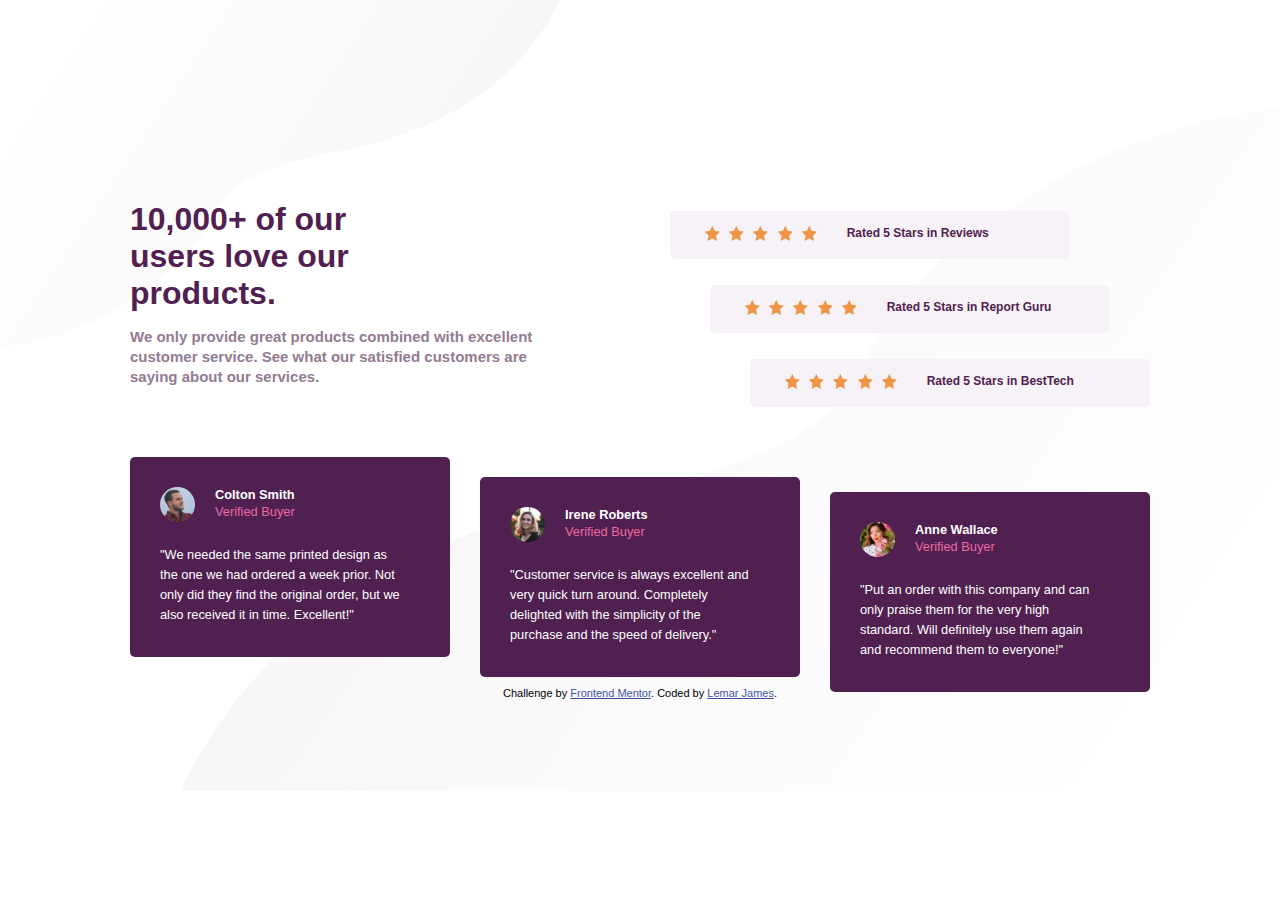
<file: index.html>
<!DOCTYPE html>
<html lang="en">
  <head>
    <meta charset="UTF-8" />
    <meta name="viewport" content="width=device-width, initial-scale=1.0" />
    <link rel="icon"  type="image/png" sizes="32x32" href="./images/favicon-32x32.png"/>
    <link rel="stylesheet"  href="style.css">
    <title>Frontend Mentor | Social proof section</title>
    
  </head>
  <body>
    <div class="main__container">
      <div class="top__container">
        <div class="datainfo">
          <h1>
            10,000+ of our users love our products.        
         </h1> 
          <p>
            We only provide great products combined with excellent customer service.
            See what our satisfied customers are saying about our services.
          </p>
        </div>

        <div class="stars-three">
          <div class="star--container firststar">
             <div>
                <img src="/images/icon-star.svg" alt="">
                <img src="/images/icon-star.svg" alt="">
                <img src="/images/icon-star.svg" alt="">
                <img src="/images/icon-star.svg" alt="">
                <img class="backstar" src="/images/icon-star.svg" alt=""> 
                 
             </div>    
             <p>Rated 5 Stars in Reviews</p>    
             
          </div>
          <div class="star--container secondstar">
            <div>
              <img src="/images/icon-star.svg" alt="">
              <img src="/images/icon-star.svg" alt="">
              <img src="/images/icon-star.svg" alt="">
              <img src="/images/icon-star.svg" alt="">
              <img class="backstar" src="/images/icon-star.svg" alt="">
            </div>
            
            
            <p>Rated 5 Stars in Report Guru</p>
              
          </div>
          <div class="star--container thirdstar">
                <div>
                  <img src="/images/icon-star.svg" alt="">
                  <img src="/images/icon-star.svg" alt="">
                  <img src="/images/icon-star.svg" alt="">
                  <img src="/images/icon-star.svg" alt="">
                  <img class="backstar" src="/images/icon-star.svg" alt="">

                </div>

             
              <p>Rated 5 Stars in BestTech</p>               
          </div>
        </div>      
      </div>
      <div class="bottom__container">
        <div class="bcontainer" id="pinfo">

          <div class="header-info">
            <div><img src="/images/image-colton.jpg" alt=""></div>
            <div>
              <h4>Colton Smith </h4>
              <p>Verified Buyer</p>
            </div>              
          </div>                      
          <p>
            "We needed the same printed design as the one we had ordered a week prior.
            Not only did they find the original order, but we also received it in time.
            Excellent!"
          </p>                    
        </div>

        <div class="bcontainer secondbox" id="pinfo">
          <div class="header-info">
            <div><img src="/images/image-irene.jpg" alt=""></div>
            <div>
              <h4>Irene Roberts </h4>
              <p>Verified Buyer</p>
            </div>        
            
          </div>
          <p>
              "Customer service is always excellent and very quick turn around. Completely
            delighted with the simplicity of the purchase and the speed of delivery."
          </p>       
          
        </div>                
        <div class="bcontainer thirdbox">
          <div class="header-info">
            <div><img src="/images/image-anne.jpg" alt=""></div>
            <div>
              <h4>Anne Wallace  </h4>
              <p>Verified Buyer</p>
            </div>        
            
          </div>    
          <p>
            "Put an order with this company and can only praise them for the very high
             standard. Will definitely use them again and recommend them to everyone!"
          </p>                         
        </div>
      </div>                       
    </div>
    

    <div class="attribution">
      Challenge by
      <a href="https://www.frontendmentor.io?ref=challenge" target="_blank"
        >Frontend Mentor</a
      >. Coded by <a href="https://github.com/Lenimatic">Lemar James</a>.
    </div>
  </body>
</html>
</file>
<file: style.css>
@import url(https://fonts.google.com/specimen/League+Spartan);

:root {
  --verydark-Magenta: hsl(300, 43%, 22%);
  --softpink: hsl(333, 80%, 67%);
  --white: hsl(0, 0%, 100%);
  --lightGrayish-Magenta: hsl(300, 24%, 96%);
  --darkGrayish-Magenta: hsl(303, 10%, 53%);
}

* {
  padding: 0;
  margin: 0;
  box-sizing: border-box;
  font-family: 'League Spartan', sans-serif;
  
}

html {
  background-image: url(/images/bg-pattern-top-mobile.svg);
  background-repeat: no-repeat;
  background-size: 560px;  
}

body {
  min-height: 100vh;
  display: flex;
  flex-direction: column;
  align-items: center;
  justify-content: center;
  font-size: 15px; 
  background-image: url(/images/bg-pattern-bottom-desktop.svg);
  background-repeat: no-repeat; 
  background-position: right; 
  background-size: 1100px;
}

/* Top section */

.top__container {
  display: flex;
  justify-content: space-between; 
  
}

.datainfo h1 {
  width: 255px;
  font-weight: 900;
  margin-bottom: 15px;
  color: var(--verydark-Magenta);
  font-size: 2rem;
}

.datainfo p {
  width: 410px;
  margin-bottom: 70px;
  line-height: 20px;
  color: var(--darkGrayish-Magenta);
  font-weight: bold;
}

.stars-three .star--container {
  background-color: var(--lightGrayish-Magenta);
  padding: 15px 0px 15px 35px;
  
}

.stars-three {
  width: 500px;
  display: flex;
  flex-direction: column;
  align-items: end;
}

.star--container {
  color: var(--verydark-Magenta);
  font-weight: 700;
  margin-top: 10px;
  margin-bottom: 16px;
  border-radius: 5px;
  width: 400px;
  display: flex;
}

.star--container p {
  font-size: 12px;
  font-weight: bolder;
  background-color: var(--lightGrayish-Magenta);
  color: hsl(300, 43%, 22%);
  width: 200px;
}
.star--container img {
  margin-right: 5px;
  height: 15px;
  width: 15px;
  place-items: center;
  
}

.firststar {
  margin-right: 80px;
}

.secondstar {
  margin-right: 40px;
}

.star--container .backstar {
  margin-right: 30px;
}

/* Top section */

/* Bottom section */

.bottom__container  {
  display: grid;
  grid-template-columns: repeat(3, 320px);
  grid-template-rows: 200px;
  gap: 30px;
  margin-bottom: 30px;
}

.bcontainer {
  padding: 30px;
  color: var(--white);
  background-color: var(--verydark-Magenta);
  border-radius: 5px;
  width: 320px;
  height: 200px;
} 

.secondbox {
  margin-top: 20px;
}

.thirdbox {
  margin-top: 35px;
}

.bcontainer img {
  height: 35px;
  width: 35px;
  border-radius: 50%;
  border: none;
  margin-right: 20px;
  margin-bottom: 20px;
}


.header-info {
  display: flex;
  font-size: 0.8rem;
}

.header-info p {
  color: var(--softpink); 
  
}

.bcontainer p {
  line-height: 20px;
  width: 240px;
  font-size: 0.8rem;
}

.attribution {
  font-size: 11px;
  text-align: center;
}
.attribution a {
  color: hsl(228, 45%, 44%);
}

/* Bottom section end */


@media (max-width: 1080px) {
  html {
    background-image: url(/images/bg-pattern-top-mobile.svg);
    background-repeat: no-repeat;
    background-size: 480px;  
  }
  
  body {
    min-height: 100vh;
    display: flex;
    flex-direction: column;
    align-items: center;
    justify-content: center;
    font-size: 15px; 
    background-image: url(/images/bg-pattern-bottom-desktop.svg);
    background-repeat: no-repeat; 
    background-position: right; 
    background-size: 700px;
  }

/* Top section */

.datainfo h1 {
  width: 255px;
  font-weight: 900;
  margin-bottom: 15px;
  color: var(--verydark-Magenta);
  font-size: 1.5rem;
}

.datainfo p {
  width: 410px;
  margin-bottom: 70px;
  line-height: 20px;
  color: var(--darkGrayish-Magenta);
  font-weight: bold;
}

.stars-three .star--container {
  background-color: var(--lightGrayish-Magenta);
  padding: 15px 0px 15px 35px;
  
}

.star--container {
  color: var(--verydark-Magenta);
  font-weight: 700;
  margin-top: 10px;
  margin-bottom: 16px;
  border-radius: 5px;
  width: 350px;
  display: flex;
}

.star--container img {
  margin-right: 3px;
  height: 10px;
  width: 10px;
  
}

.star--container p {
  font-size: 11px;
  font-weight: bolder;
  background-color: var(--lightGrayish-Magenta);
  color: hsl(300, 43%, 22%);
  width: 200px;
}

.star--container .backstar {
  margin-right: 20px;
}
/* Top section */

/* Bottom section */

.bottom__container  {
  display: grid;
  grid-template-columns: repeat(3, 290px);
  grid-template-rows: 200px;
  gap: 20px;
  margin-bottom: 30px;
}

.bcontainer {
  padding: 30px;
  color: var(--white);
  background-color: var(--verydark-Magenta);
  border-radius: 5px;
  width: 290px;
  height: 200px;
} 

.header-info {
  display: flex;
  font-size: 0.7rem;
}

.bcontainer p {
  line-height: 20px;
  width: 240px;
  font-size: 0.7rem;
}

/* Bottom section end */

}

@media (max-width: 799px) {
   
  body {
    min-height: 100vh;
    display: flex;
    flex-direction: column;
    align-items: center;
    justify-content: center;
    font-size: 15px; 
    background-image: url(/images/bg-pattern-bottom-desktop.svg);
    background-size: 0; 
  }

  .top__container {
    display: flex;
    flex-direction: column;
    align-items: center;
    justify-content: center;    
  }
 
  .datainfo {
    display: flex;
    flex-direction: column;
    justify-content: center;
    align-items: center;
  }

  .datainfo h1 {
    width: 200px;
    font-weight: 900;
    margin-top: 50px;
    margin-bottom: 15px;
    color: var(--verydark-Magenta);
    font-size: 1.5rem;
    text-align: center;
  }
  
  .datainfo p {
    width: 300px;
    margin-bottom: 30px;
    line-height: 20px;
    color: var(--darkGrayish-Magenta);
    font-weight: bold;
    text-align: center;
  }

  .stars-three {
    width: 500px;
    display: flex;
    flex-direction: column;
    align-items: center;
    justify-content: center;
  }
    

  .star--container {
    color: var(--verydark-Magenta);
    font-weight: 700;
    margin-top: 10px;
    margin-bottom: 16px;
    border-radius: 5px;
    width: 300px;
    display: inline-block;
  }
  
  .firststar {
    margin-right: 0;
    align-self: center;
  }

  .secondstar {
    margin-right: 0;
  }

  .star--container {
    display: flex;
    flex-direction: column;
    align-items: center;
    justify-content: center;
  }

  .stars-three .star--container {
    background-color: var(--lightGrayish-Magenta);
    padding: 15px 35px 15px 35px;
    
  }
  
  .star--container p {
    font-size: 10px;
    font-weight: bolder;
    background-color: var(--lightGrayish-Magenta);
    color: hsl(300, 43%, 22%);
    width: 200px;
    text-align: center;
  }

  .bottom__container  {
    display: grid;
    grid-template-columns: 310px;
    grid-template-rows: 200px;
    gap: 10px;
    margin-bottom: 20px;
    justify-content: center;
    align-items: center;
  }

  .bcontainer {
    padding: 30px;
    width: 310px;
    height: 200px;
  } 

  .bottom__container .bcontainer {
    display: grid;
    align-self: center;
  }

  .secondbox {
    margin-top: 0px;
  }
  
  .thirdbox {
    margin-top: 0px;
  }

}
</file>
